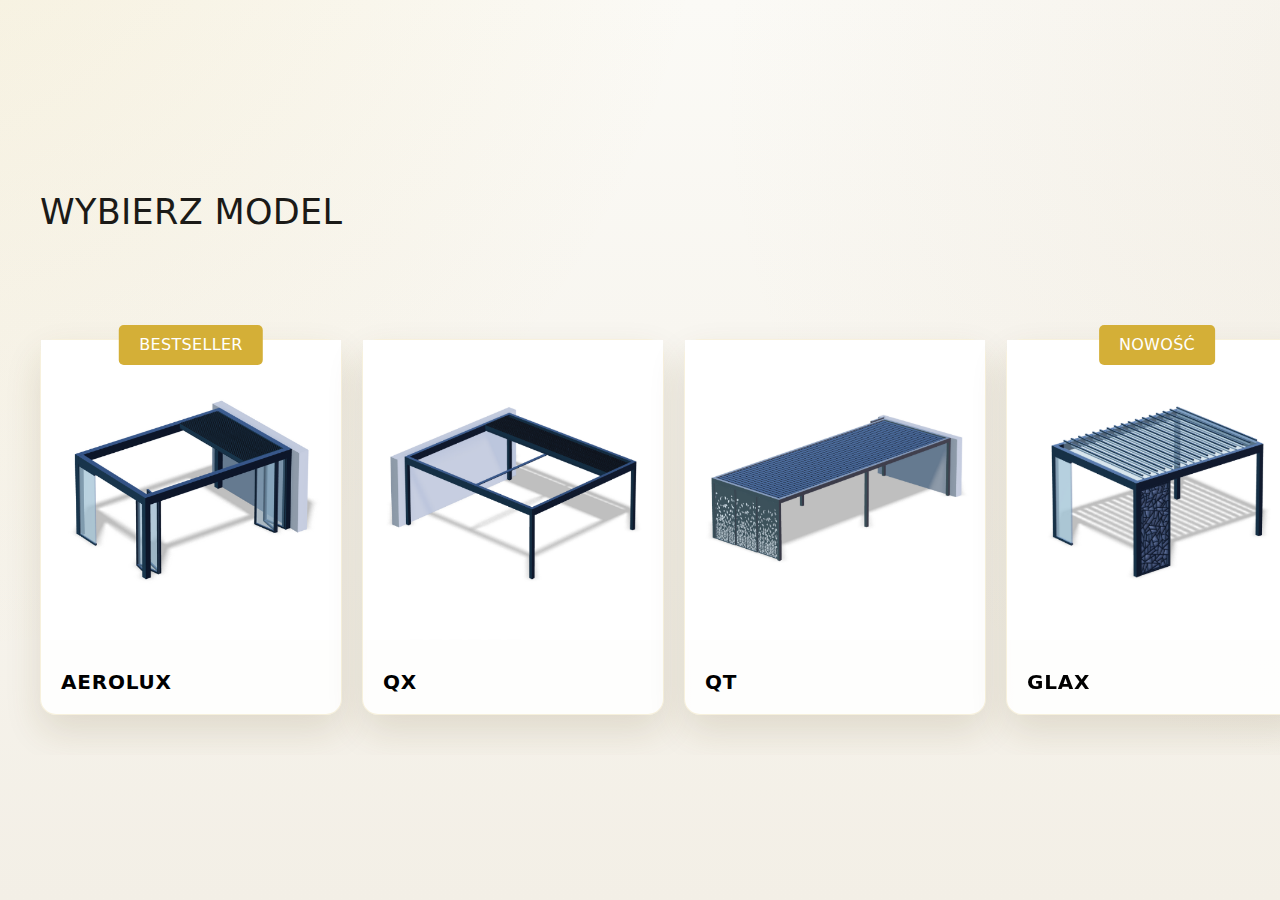
<file: index.html>
<!DOCTYPE html>
<html lang="en">
  <head>
    <meta charset="utf-8" data-next-head="" />
    <title data-next-head="">INTELIGENTNE PERGOLE | KONFIGURATOR</title>
    <meta name="description" content="Generated by create next app" data-next-head="" />
    <meta name="viewport" content="width=device-width, initial-scale=1" data-next-head="" />
    <link rel="icon" href="/favicon.png" data-next-head="" />

    <!-- CSS -->
    <link rel="preload" href="/_next/static/css/7fe0ce4c6ec3910d.css" as="style" />
    <link rel="stylesheet" href="/_next/static/css/7fe0ce4c6ec3910d.css" data-n-g="" />
    <link rel="preload" href="/_next/static/css/ec97f81318b436f3.css" as="style" />
    <link rel="stylesheet" href="/_next/static/css/ec97f81318b436f3.css" data-n-p="" />
    <noscript data-n-css=""></noscript>

    <!-- JS -->
    <script defer nomodule src="/_next/static/chunks/polyfills-42372ed130431b0a.js"></script>
    <script src="/_next/static/chunks/webpack-6224d37324e372cb.js" defer></script>
    <script src="/_next/static/chunks/framework-60df94c654696e97.js" defer></script>
    <script src="/_next/static/chunks/main-a91b4584597b0ba0.js" defer></script>
    <script src="/_next/static/chunks/pages/_app-49d90b06ab33f322.js" defer></script>
    <script src="/_next/static/chunks/pages/index-9f3cdc76ddf7675d.js" defer></script>
    <script src="/_next/static/lTIj9DcOXlToepo1puhZJ/_buildManifest.js" defer></script>
    <script src="/_next/static/lTIj9DcOXlToepo1puhZJ/_ssgManifest.js" defer></script>

    <!-- Extra CSS -->
    <link rel="stylesheet" href="/theme-modern.css?v=3" />
    <link rel="stylesheet" href="./theme-modern.css?v=4" />
  </head>

  <body>
    <div id="__next">
      <div class="StartPanel_mainDiv__ZKgha">
        <h4>Wybierz model</h4>

        <div class="StartPanel_modelsWrapper__H6e8z">
          <!-- MODEL: Aerolux -->
          <div class="StartPanel_modelDiv__6GBxN">
            <div class="StartPanel_modelCard__Havh0">
              <img src="/AEROLUX.png" alt="PERGOLA X" />
              <span><b>Aerolux</b></span>
              <button>
                <p>ZAPROJEKTUJ SAMODZIELNIE</p>
                <svg xmlns="http://www.w3.org/2000/svg" viewBox="0 0 24 24" width="24" height="24" color="#fff" fill="none">
                  <path d="M15.2141 5.98239L16.6158 4.58063C17.39 3.80646 18.6452 3.80646 19.4194 4.58063C20.1935 5.3548 20.1935 6.60998 19.4194 7.38415L18.0176 8.78591M15.2141 5.98239L6.98023 14.2163C5.93493 15.2616 5.41226 15.7842 5.05637 16.4211C4.70047 17.058 4.3424 18.5619 4 20C5.43809 19.6576 6.94199 19.2995 7.57889 18.9436C8.21579 18.5877 8.73844 18.0651 9.78375 17.0198L18.0176 8.78591M15.2141 5.98239L18.0176 8.78591" stroke="currentColor" stroke-width="1.5" stroke-linecap="round" stroke-linejoin="round"/>
                  <path d="M11 20H17" stroke="currentColor" stroke-width="1.5" stroke-linecap="round"/>
                </svg>
              </button>
              <a class="StartPanel_adnotation__PKKkE">Bestseller</a>
            </div>
          </div>

          <!-- MODEL: QX -->
          <div class="StartPanel_modelDiv__6GBxN">
            <div class="StartPanel_modelCard__Havh0">
              <img src="/EXXEN.png" alt="PERGOLA Y" />
              <span><b>QX</b></span>
              <button>
                <p>ZAPROJEKTUJ SAMODZIELNIE</p>
              </button>
            </div>
          </div>
        </div>
      </div>
    </div>

    <!-- NEXT DATA -->
    <script id="__NEXT_DATA__" type="application/json">
      {
        "props": { "pageProps": {} },
        "page": "/",
        "query": {},
        "buildId": "lTIj9DcOXlToepo1puhZJ",
        "nextExport": true,
        "autoExport": true,
        "isFallback": false,
        "scriptLoader": []
      }
    </script>

    <next-route-announcer>
      <p aria-live="assertive" id="__next-route-announcer__" role="alert" style="border:0;clip:rect(0,0,0,0);height:1px;margin:-1px;overflow:hidden;padding:0;position:absolute;top:0;width:1px;white-space:nowrap;overflow-wrap:normal;"></p>
    </next-route-announcer>
  </body>
</html>
</file>
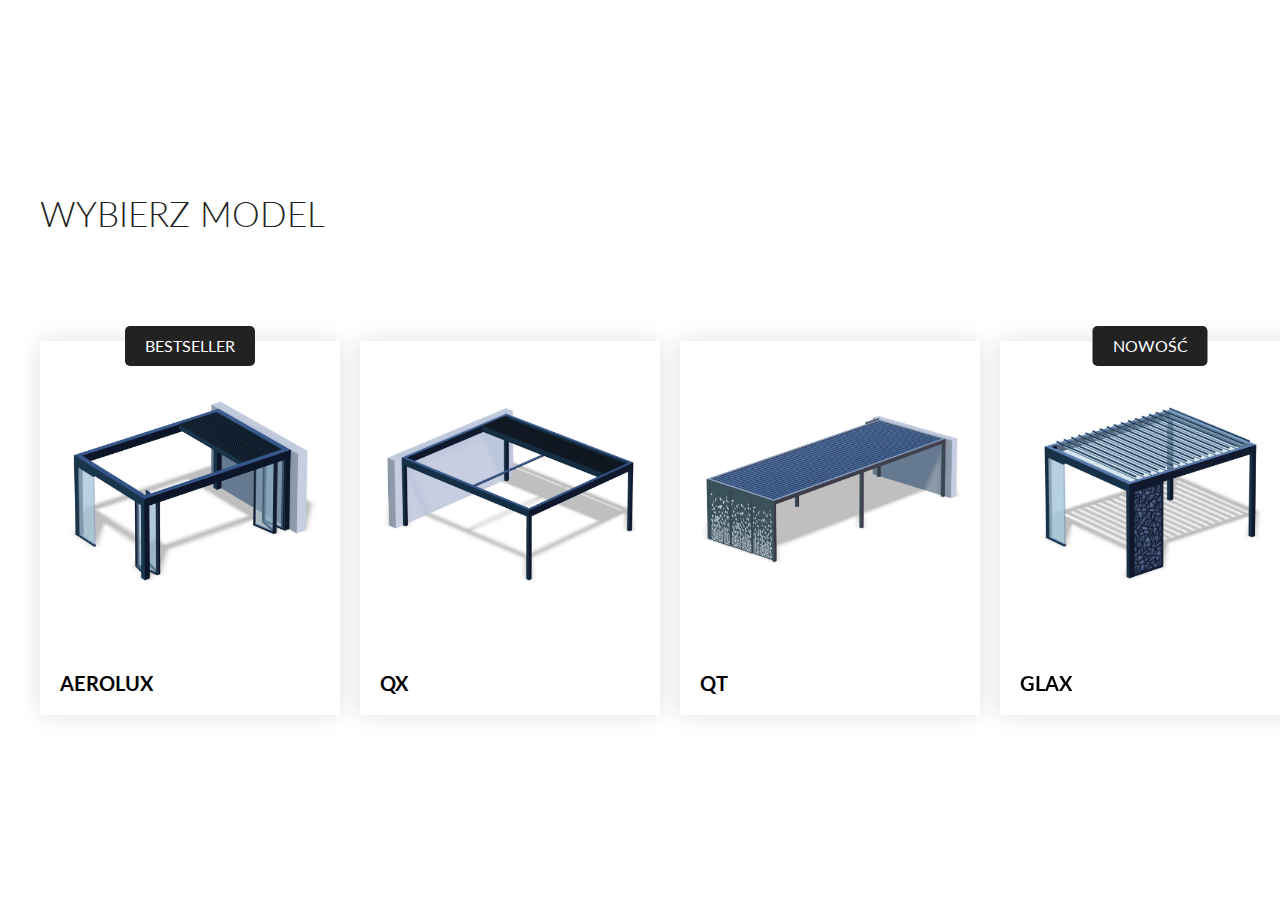
<file: olt/index.html>
<!DOCTYPE html><html lang="en"><head><meta charset="utf-8" data-next-head=""><title data-next-head=""> INTELIGENTNE PERGOLE | KONFIGURATOR</title><meta name="description" content="Generated by create next app" data-next-head=""><meta name="viewport" content="width=device-width, initial-scale=1" data-next-head=""><link rel="icon" href="/favicon.png" data-next-head=""><link rel="preload" href="/_next/static/css/7fe0ce4c6ec3910d.css" as="style"><link rel="stylesheet" href="/_next/static/css/7fe0ce4c6ec3910d.css" data-n-g=""><link rel="preload" href="/_next/static/css/ec97f81318b436f3.css" as="style"><link rel="stylesheet" href="/_next/static/css/ec97f81318b436f3.css" data-n-p=""><noscript data-n-css=""></noscript><script defer="" nomodule="" src="/_next/static/chunks/polyfills-42372ed130431b0a.js"></script><script src="/_next/static/chunks/webpack-6224d37324e372cb.js" defer=""></script><script src="/_next/static/chunks/framework-60df94c654696e97.js" defer=""></script><script src="/_next/static/chunks/main-a91b4584597b0ba0.js" defer=""></script><script src="/_next/static/chunks/pages/_app-49d90b06ab33f322.js" defer=""></script><script src="/_next/static/chunks/pages/index-9f3cdc76ddf7675d.js" defer=""></script><script src="/_next/static/lTIj9DcOXlToepo1puhZJ/_buildManifest.js" defer=""></script><script src="/_next/static/lTIj9DcOXlToepo1puhZJ/_ssgManifest.js" defer=""></script></head><body><div id="__next"><div class="StartPanel_mainDiv__ZKgha"><h4> Wybierz model  </h4><div class="StartPanel_modelsWrapper__H6e8z"><div class="StartPanel_modelDiv__6GBxN"><div class="StartPanel_modelCard__Havh0"><img src="/AEROLUX.png"><span><b> <!-- -->PERGOLA X<!-- --> </b></span><button><p> ZAPROJEKTUJ SAMODZIELNIE  </p><svg xmlns="http://www.w3.org/2000/svg" viewBox="0 0 24 24" width="24" height="24" color="#fff" fill="none"><path d="M15.2141 5.98239L16.6158 4.58063C17.39 3.80646 18.6452 3.80646 19.4194 4.58063C20.1935 5.3548 20.1935 6.60998 19.4194 7.38415L18.0176 8.78591M15.2141 5.98239L6.98023 14.2163C5.93493 15.2616 5.41226 15.7842 5.05637 16.4211C4.70047 17.058 4.3424 18.5619 4 20C5.43809 19.6576 6.94199 19.2995 7.57889 18.9436C8.21579 18.5877 8.73844 18.0651 9.78375 17.0198L18.0176 8.78591M15.2141 5.98239L18.0176 8.78591" stroke="currentColor" stroke-width="1.5" stroke-linecap="round" stroke-linejoin="round"></path><path d="M11 20H17" stroke="currentColor" stroke-width="1.5" stroke-linecap="round"></path></svg></button><a class="StartPanel_adnotation__PKKkE">Bestseller</a></div></div><div class="StartPanel_modelDiv__6GBxN"><div class="StartPanel_modelCard__Havh0"><img src="/EXXEN.png"><span><b> <!-- -->PERGOLA Y<!-- --> </b></span><button><p> ZAPROJEKTUJ SAMODZIELNIE  </p><svg xmlns="http://www.w3.org/2000/svg" viewBox="0 0 24 24" width="24" height="24" color="#fff" fill="none"><path d="M15.2141 5.98239L16.6158 4.58063C17.39 3.80646 18.6452 3.80646 19.4194 4.58063C20.1935 5.3548 20.1935 6.60998 19.4194 7.38415L18.0176 8.78591M15.2141 5.98239L6.98023 14.2163C5.93493 15.2616 5.41226 15.7842 5.05637 16.4211C4.70047 17.058 4.3424 18.5619 4 20C5.43809 19.6576 6.94199 19.2995 7.57889 18.9436C8.21579 18.5877 8.73844 18.0651 9.78375 17.0198L18.0176 8.78591M15.2141 5.98239L18.0176 8.78591" stroke="currentColor" stroke-width="1.5" stroke-linecap="round" stroke-linejoin="round"></path><path d="M11 20H17" stroke="currentColor" stroke-width="1.5" stroke-linecap="round"></path></svg></button></div></div><div class="StartPanel_modelDiv__6GBxN"><div class="StartPanel_modelCard__Havh0"><img src="/AXIS-MAX.png"><span><b> <!-- -->QT<!-- --> </b></span><button><p> ZAPROJEKTUJ SAMODZIELNIE  </p><svg xmlns="http://www.w3.org/2000/svg" viewBox="0 0 24 24" width="24" height="24" color="#fff" fill="none"><path d="M15.2141 5.98239L16.6158 4.58063C17.39 3.80646 18.6452 3.80646 19.4194 4.58063C20.1935 5.3548 20.1935 6.60998 19.4194 7.38415L18.0176 8.78591M15.2141 5.98239L6.98023 14.2163C5.93493 15.2616 5.41226 15.7842 5.05637 16.4211C4.70047 17.058 4.3424 18.5619 4 20C5.43809 19.6576 6.94199 19.2995 7.57889 18.9436C8.21579 18.5877 8.73844 18.0651 9.78375 17.0198L18.0176 8.78591M15.2141 5.98239L18.0176 8.78591" stroke="currentColor" stroke-width="1.5" stroke-linecap="round" stroke-linejoin="round"></path><path d="M11 20H17" stroke="currentColor" stroke-width="1.5" stroke-linecap="round"></path></svg></button></div></div><div class="StartPanel_modelDiv__6GBxN"><div class="StartPanel_modelCard__Havh0"><img src="/GLAX.png"><span><b> <!-- -->Glax<!-- --> </b></span><button><p> ZAPROJEKTUJ SAMODZIELNIE  </p><svg xmlns="http://www.w3.org/2000/svg" viewBox="0 0 24 24" width="24" height="24" color="#fff" fill="none"><path d="M15.2141 5.98239L16.6158 4.58063C17.39 3.80646 18.6452 3.80646 19.4194 4.58063C20.1935 5.3548 20.1935 6.60998 19.4194 7.38415L18.0176 8.78591M15.2141 5.98239L6.98023 14.2163C5.93493 15.2616 5.41226 15.7842 5.05637 16.4211C4.70047 17.058 4.3424 18.5619 4 20C5.43809 19.6576 6.94199 19.2995 7.57889 18.9436C8.21579 18.5877 8.73844 18.0651 9.78375 17.0198L18.0176 8.78591M15.2141 5.98239L18.0176 8.78591" stroke="currentColor" stroke-width="1.5" stroke-linecap="round" stroke-linejoin="round"></path><path d="M11 20H17" stroke="currentColor" stroke-width="1.5" stroke-linecap="round"></path></svg></button><a class="StartPanel_adnotation__PKKkE">Nowość</a></div></div><div class="StartPanel_modelDiv__6GBxN"><div class="StartPanel_modelCard__Havh0"><img src="/SOLARPORT.png"><span><b> <!-- -->Solar Port<!-- --> </b></span><button><p> ZAPROJEKTUJ SAMODZIELNIE  </p><svg xmlns="http://www.w3.org/2000/svg" viewBox="0 0 24 24" width="24" height="24" color="#fff" fill="none"><path d="M15.2141 5.98239L16.6158 4.58063C17.39 3.80646 18.6452 3.80646 19.4194 4.58063C20.1935 5.3548 20.1935 6.60998 19.4194 7.38415L18.0176 8.78591M15.2141 5.98239L6.98023 14.2163C5.93493 15.2616 5.41226 15.7842 5.05637 16.4211C4.70047 17.058 4.3424 18.5619 4 20C5.43809 19.6576 6.94199 19.2995 7.57889 18.9436C8.21579 18.5877 8.73844 18.0651 9.78375 17.0198L18.0176 8.78591M15.2141 5.98239L18.0176 8.78591" stroke="currentColor" stroke-width="1.5" stroke-linecap="round" stroke-linejoin="round"></path><path d="M11 20H17" stroke="currentColor" stroke-width="1.5" stroke-linecap="round"></path></svg></button><a class="StartPanel_adnotation__PKKkE">Nowość</a></div></div></div></div></div><script id="__NEXT_DATA__" type="application/json">{"props":{"pageProps":{}},"page":"/","query":{},"buildId":"lTIj9DcOXlToepo1puhZJ","nextExport":true,"autoExport":true,"isFallback":false,"scriptLoader":[]}</script><next-route-announcer><p aria-live="assertive" id="__next-route-announcer__" role="alert" style="border: 0px; clip: rect(0px, 0px, 0px, 0px); height: 1px; margin: -1px; overflow: hidden; padding: 0px; position: absolute; top: 0px; width: 1px; white-space: nowrap; overflow-wrap: normal;"></p></next-route-announcer></body></html>
</file>
<file: _next/static/css/7fe0ce4c6ec3910d.css>
@import url("https://fonts.googleapis.com/css2?family=Lato:wght@300;400;700&display=swap");

:root {
  --mainColor: #222;          /* ciemny szary dla tekstów */
  --accentColor: #c9b89a;     /* beżowy akcent */
  --backgroundColor: #f9f9f9; /* jasne tło */
  --cardBg: #fff;             /* białe karty */
  --cardShadow: rgba(0,0,0,0.08);
}

body {
  font-family: "Lato", sans-serif;
  background: var(--backgroundColor);
  color: var(--mainColor);
  margin: 0;
  padding: 0;
}

/* linki i przyciski */
a, button {
  font-family: inherit;
  cursor: pointer;
}

button {
  background: var(--accentColor);
  border: none;
  border-radius: 8px;
  color: #fff;
  font-weight: 600;
  padding: 10px 18px;
  transition: background 0.3s ease;
}

button:hover {
  background: #b8a887;
}
</file>
<file: _next/static/css/ec97f81318b436f3.css>
.StartPanel_mainDiv__ZKgha{position:fixed;top:0;left:0;width:100vw;height:100dvh;background-color:#fff;display:flex;flex-direction:column;justify-content:center;align-items:flex-start;padding:150px;gap:60px}.StartPanel_mainDiv__ZKgha h4{font-size:40px;font-weight:300;text-transform:uppercase}.StartPanel_mainDiv__ZKgha .StartPanel_modelsWrapper__H6e8z{width:100%;height:-moz-fit-content;height:fit-content;display:flex;flex-direction:row;justify-content:flex-start;align-items:flex-start;gap:40px}.StartPanel_mainDiv__ZKgha .StartPanel_modelsWrapper__H6e8z .StartPanel_modelDiv__6GBxN{position:relative;flex:1 1;height:-moz-fit-content;height:fit-content;background-color:#fff;border:0;box-shadow:0 0 20px 0 hsla(0,0%,39%,.2);cursor:pointer}.StartPanel_mainDiv__ZKgha .StartPanel_modelsWrapper__H6e8z .StartPanel_modelDiv__6GBxN .StartPanel_modelCard__Havh0{position:relative;left:0;width:100%;height:-moz-fit-content;height:fit-content;display:flex;flex-direction:column;justify-content:space-between;align-items:flex-start;gap:20px;opacity:1;transition:.3s}.StartPanel_mainDiv__ZKgha .StartPanel_modelsWrapper__H6e8z .StartPanel_modelDiv__6GBxN .StartPanel_modelCard__Havh0 img{position:relative;width:100%;aspect-ratio:1/1}.StartPanel_mainDiv__ZKgha .StartPanel_modelsWrapper__H6e8z .StartPanel_modelDiv__6GBxN .StartPanel_modelCard__Havh0 span{position:relative;width:100%;height:-moz-fit-content;height:fit-content;padding:20px;display:flex;flex-direction:column;justify-content:flex-start;align-items:flex-start;gap:15px;transition:.3s;opacity:1}.StartPanel_mainDiv__ZKgha .StartPanel_modelsWrapper__H6e8z .StartPanel_modelDiv__6GBxN .StartPanel_modelCard__Havh0:hover span{opacity:0}.StartPanel_mainDiv__ZKgha .StartPanel_modelsWrapper__H6e8z .StartPanel_modelDiv__6GBxN .StartPanel_modelCard__Havh0 span b{color:#000;font-size:25px;text-transform:uppercase}.StartPanel_mainDiv__ZKgha .StartPanel_modelsWrapper__H6e8z .StartPanel_modelDiv__6GBxN .StartPanel_modelCard__Havh0 span p{color:#555;font-size:17.5px}.StartPanel_mainDiv__ZKgha .StartPanel_modelsWrapper__H6e8z .StartPanel_modelDiv__6GBxN .StartPanel_modelCard__Havh0 button{position:absolute;left:50%;bottom:20px;transform:translate(-50%);opacity:0;transition:.4s;width:-moz-fit-content;width:fit-content;height:45px;display:flex;flex-direction:row;justify-content:center;align-items:center;background-color:var(--mainColor);color:#fff;padding:0 20px;white-space:nowrap;font-size:13px;border:0;border-radius:999px;gap:10px}.StartPanel_mainDiv__ZKgha .StartPanel_modelsWrapper__H6e8z .StartPanel_modelDiv__6GBxN .StartPanel_modelCard__Havh0:hover button{opacity:1}.StartPanel_mainDiv__ZKgha .StartPanel_modelsWrapper__H6e8z .StartPanel_modelDiv__6GBxN .StartPanel_modelCard__Havh0 .StartPanel_adnotation__PKKkE{position:absolute;top:-15px;right:-15px;background-color:var(--mainColor);height:40px;display:flex;justify-content:center;align-items:center;border-radius:5px;color:#fff;text-transform:uppercase;padding:0 20px;z-index:999}@media (max-width:1900px){.StartPanel_mainDiv__ZKgha{padding:50px;gap:60px}.StartPanel_mainDiv__ZKgha h4{font-size:35px}.StartPanel_mainDiv__ZKgha .StartPanel_modelsWrapper__H6e8z{gap:20px}.StartPanel_mainDiv__ZKgha .StartPanel_modelsWrapper__H6e8z .StartPanel_modelDiv__6GBxN .StartPanel_modelCard__Havh0{width:100%;height:-moz-fit-content;height:fit-content;gap:10px}.StartPanel_mainDiv__ZKgha .StartPanel_modelsWrapper__H6e8z .StartPanel_modelDiv__6GBxN .StartPanel_modelCard__Havh0 span b{color:#000;font-size:20px;text-transform:uppercase}.StartPanel_mainDiv__ZKgha .StartPanel_modelsWrapper__H6e8z .StartPanel_modelDiv__6GBxN .StartPanel_modelCard__Havh0 button{position:absolute;left:50%;bottom:20px;transform:translate(-50%);opacity:0;transition:.4s;width:-moz-fit-content;width:fit-content;height:40px;display:flex;flex-direction:row;justify-content:center;align-items:center;background-color:var(--mainColor);color:#fff;padding:0 15px;white-space:nowrap;font-size:12px;border:0;border-radius:999px;gap:10px}.StartPanel_mainDiv__ZKgha .StartPanel_modelsWrapper__H6e8z .StartPanel_modelDiv__6GBxN .StartPanel_modelCard__Havh0:hover button{opacity:1}.StartPanel_mainDiv__ZKgha .StartPanel_modelsWrapper__H6e8z .StartPanel_modelDiv__6GBxN .StartPanel_modelCard__Havh0 .StartPanel_adnotation__PKKkE{position:absolute;top:-15px;right:50%;transform:translate(50%)}}@media (max-width:1500px){.StartPanel_mainDiv__ZKgha{padding:0;gap:20px}.StartPanel_mainDiv__ZKgha h4{font-size:35px;margin-left:40px}.StartPanel_mainDiv__ZKgha .StartPanel_modelsWrapper__H6e8z{gap:20px;overflow:auto;padding:40px}.StartPanel_mainDiv__ZKgha .StartPanel_modelsWrapper__H6e8z .StartPanel_modelDiv__6GBxN .StartPanel_modelCard__Havh0{width:100%;height:-moz-fit-content;height:fit-content;gap:10px;min-width:300px}.StartPanel_mainDiv__ZKgha .StartPanel_modelsWrapper__H6e8z .StartPanel_modelDiv__6GBxN .StartPanel_modelCard__Havh0 span b{color:#000;font-size:20px;text-transform:uppercase}.StartPanel_mainDiv__ZKgha .StartPanel_modelsWrapper__H6e8z .StartPanel_modelDiv__6GBxN .StartPanel_modelCard__Havh0 button{position:absolute;left:50%;bottom:20px;transform:translate(-50%);opacity:0;transition:.4s;width:-moz-fit-content;width:fit-content;height:40px;display:flex;flex-direction:row;justify-content:center;align-items:center;background-color:var(--mainColor);color:#fff;padding:0 15px;white-space:nowrap;font-size:12px;border:0;border-radius:999px;gap:10px}.StartPanel_mainDiv__ZKgha .StartPanel_modelsWrapper__H6e8z .StartPanel_modelDiv__6GBxN .StartPanel_modelCard__Havh0:hover button{opacity:1}.StartPanel_mainDiv__ZKgha .StartPanel_modelsWrapper__H6e8z .StartPanel_modelDiv__6GBxN .StartPanel_modelCard__Havh0 .StartPanel_adnotation__PKKkE{position:absolute;top:-15px;right:50%;transform:translate(50%)}}@media (max-width:1150px){.StartPanel_mainDiv__ZKgha{padding:0;gap:20px}.StartPanel_mainDiv__ZKgha h4{font-size:25px;font-weight:300;text-transform:uppercase;padding:0 20px;margin-left:30px;width:100%}.StartPanel_mainDiv__ZKgha .StartPanel_modelsWrapper__H6e8z{width:100%;height:-moz-fit-content;height:fit-content;display:flex;flex-direction:row;justify-content:flex-start;align-items:flex-start;gap:40px}.StartPanel_mainDiv__ZKgha .StartPanel_modelsWrapper__H6e8z .StartPanel_modelDiv__6GBxN{position:relative;flex:1 1;height:-moz-fit-content;height:fit-content;background-color:#fff;border:0;box-shadow:0 0 20px 0 hsla(0,0%,39%,.2);cursor:pointer}.StartPanel_mainDiv__ZKgha .StartPanel_modelsWrapper__H6e8z .StartPanel_modelDiv__6GBxN .StartPanel_modelCard__Havh0{position:relative;left:0;width:100%;height:-moz-fit-content;height:fit-content;display:flex;flex-direction:column;justify-content:space-between;align-items:flex-start;gap:20px;opacity:1;transition:.3s;min-width:250px}.StartPanel_mainDiv__ZKgha .StartPanel_modelsWrapper__H6e8z .StartPanel_modelDiv__6GBxN .StartPanel_modelCard__Havh0 img{position:relative;width:100%;aspect-ratio:1/1}.StartPanel_mainDiv__ZKgha .StartPanel_modelsWrapper__H6e8z .StartPanel_modelDiv__6GBxN .StartPanel_modelCard__Havh0 span{position:relative;width:100%;height:-moz-fit-content;height:fit-content;padding:20px;display:flex;flex-direction:column;justify-content:flex-start;align-items:flex-start;gap:15px;transition:.3s;opacity:1}.StartPanel_mainDiv__ZKgha .StartPanel_modelsWrapper__H6e8z .StartPanel_modelDiv__6GBxN .StartPanel_modelCard__Havh0 span b{color:#000;font-size:25px;text-transform:uppercase}.StartPanel_mainDiv__ZKgha .StartPanel_modelsWrapper__H6e8z .StartPanel_modelDiv__6GBxN .StartPanel_modelCard__Havh0 span p{color:#555;font-size:17.5px}.StartPanel_mainDiv__ZKgha .StartPanel_modelsWrapper__H6e8z .StartPanel_modelDiv__6GBxN .StartPanel_modelCard__Havh0 button{position:absolute;left:50%;bottom:20px;transform:translate(-50%);opacity:0;transition:.4s;width:-moz-fit-content;width:fit-content;height:45px;display:flex;flex-direction:row;justify-content:center;align-items:center;background-color:var(--mainColor);color:#fff;padding:0 20px;white-space:nowrap;font-size:13px;border:0;border-radius:999px;gap:10px}.StartPanel_mainDiv__ZKgha .StartPanel_modelsWrapper__H6e8z .StartPanel_modelDiv__6GBxN .StartPanel_modelCard__Havh0 .StartPanel_adnotation__PKKkE{position:absolute;top:-15px;right:50%;background-color:var(--mainColor);height:40px;display:flex;justify-content:center;align-items:center;border-radius:5px;color:#fff;text-transform:uppercase;padding:0 20px;z-index:999}}@media (max-width:750px){.StartPanel_mainDiv__ZKgha{padding:0;gap:0}.StartPanel_mainDiv__ZKgha h4{font-size:25px;font-weight:300;text-transform:uppercase;padding:30px 20px;margin-left:0;width:100%;text-align:center}.StartPanel_mainDiv__ZKgha .StartPanel_modelsWrapper__H6e8z{width:100%;height:calc(100% - 90px);display:flex;flex-direction:column;justify-content:flex-start;align-items:flex-start;gap:25px;padding:25px}.StartPanel_mainDiv__ZKgha .StartPanel_modelsWrapper__H6e8z .StartPanel_modelDiv__6GBxN{position:relative;width:100%;height:-moz-fit-content;height:fit-content;background-color:#fff;border:0;box-shadow:0 0 20px 0 hsla(0,0%,39%,.2);cursor:pointer;min-width:0}.StartPanel_mainDiv__ZKgha .StartPanel_modelsWrapper__H6e8z .StartPanel_modelDiv__6GBxN .StartPanel_modelCard__Havh0{position:relative;left:0;width:100%;height:-moz-fit-content;height:fit-content;display:flex;flex-direction:column;justify-content:space-between;align-items:flex-start;gap:20px;opacity:1;transition:.3s;min-width:0}.StartPanel_mainDiv__ZKgha .StartPanel_modelsWrapper__H6e8z .StartPanel_modelDiv__6GBxN .StartPanel_modelCard__Havh0 img{position:relative;width:100%;aspect-ratio:1/1}.StartPanel_mainDiv__ZKgha .StartPanel_modelsWrapper__H6e8z .StartPanel_modelDiv__6GBxN .StartPanel_modelCard__Havh0 span{position:relative;width:100%;height:-moz-fit-content;height:fit-content;padding:20px;display:flex;flex-direction:column;justify-content:flex-start;align-items:flex-start;gap:15px;transition:.3s;opacity:1}.StartPanel_mainDiv__ZKgha .StartPanel_modelsWrapper__H6e8z .StartPanel_modelDiv__6GBxN .StartPanel_modelCard__Havh0 span b{color:#000;font-size:20px;text-transform:uppercase}.StartPanel_mainDiv__ZKgha .StartPanel_modelsWrapper__H6e8z .StartPanel_modelDiv__6GBxN .StartPanel_modelCard__Havh0 span p{color:#555;font-size:17.5px}.StartPanel_mainDiv__ZKgha .StartPanel_modelsWrapper__H6e8z .StartPanel_modelDiv__6GBxN .StartPanel_modelCard__Havh0 button{position:absolute;left:50%;bottom:20px;transform:translate(-50%);opacity:0;transition:.4s;width:-moz-fit-content;width:fit-content;height:45px;display:flex;flex-direction:row;justify-content:center;align-items:center;background-color:var(--mainColor);color:#fff;padding:0 20px;white-space:nowrap;font-size:13px;border:0;border-radius:999px;gap:10px}.StartPanel_mainDiv__ZKgha .StartPanel_modelsWrapper__H6e8z .StartPanel_modelDiv__6GBxN .StartPanel_modelCard__Havh0 .StartPanel_adnotation__PKKkE{position:absolute;top:-15px;right:50%;background-color:var(--mainColor);height:40px;display:flex;justify-content:center;align-items:center;border-radius:5px;color:#fff;text-transform:uppercase;padding:0 20px;z-index:999}}
</file>
<file: theme-modern.css>
/* =====================================================================
   THEME MODERN — LUXE GOLD (global override for built Next.js with CSS Modules)
   - Works against hashed classnames by using attribute selectors
   - Keeps all functionality (no HTML/JS changes required)
   - Safe to include AFTER existing CSS in <head>
   Author: ChatGPT
   ===================================================================== */

/* ---------- 0) Tokens / base --------------------------------------- */
:root {
  /* Core brand */
  --mainColor: #d4af37;              /* Gold */
  --secondaryColor: #8a6d2f;         /* Deep warm gold/brown */
  --bg-surface: #f8f6f1;             /* Porcelain-beige background */
  --bg-surface-dark: #12100b;        /* Rich dark for dark mode */
  --text-primary: #1b1a17;           /* Charcoal */
  --text-secondary: #6c675e;         /* Warm grey */
  --glass-light: rgba(255,255,255,.75);
  --glass-dark: rgba(22,18,10,.72);
  --ring: 0 0 0 .2vw rgba(212,175,55,.35); /* focus ring in gold */
}

html, body {
  font-family: ui-sans-serif, system-ui, -apple-system, Segoe UI, Roboto, Inter, "Helvetica Neue", Arial, "Noto Sans", "Liberation Sans", sans-serif !important;
  letter-spacing: .02em !important;
  color: var(--text-primary) !important;
  background-color: var(--bg-surface);
}

/* ---------- 1) Start Panel (ekran wyboru) -------------------------- */
[class*="StartPanel_mainDiv__"] {
  background:
    radial-gradient(120vw 120vw at -10% -20%, rgba(212,175,55,.14), transparent 55%),
    radial-gradient(90vw 90vw at 110% 10%, rgba(191,165,122,.10), transparent 60%),
    linear-gradient(180deg, #fbfaf6 0%, #f3efe6 100%) !important;
}

[class*="StartPanel_modelsWrapper__"] [class*="StartPanel_modelDiv__"] {
  border-radius: 16px !important;
  border: 1px solid rgba(212,175,55,.16) !important;
  background: rgba(255,255,255,.88) !important;
  box-shadow: 0 16px 36px rgba(92, 70, 20, .14) !important;
  transition: transform .18s ease, box-shadow .18s ease, border-color .18s ease !important;
}
[class*="StartPanel_modelsWrapper__"] [class*="StartPanel_modelDiv__"]:hover {
  transform: translateY(-4px) !important;
  box-shadow: 0 22px 48px rgba(92, 70, 20, .20) !important;
  border-color: rgba(212,175,55,.28) !important;
}
[class*="StartPanel_modelCard__"] span b {
  letter-spacing: .04em !important;
  font-weight: 900 !important;
}
[class*="StartPanel_modelCard__"] button {
  border-radius: 999px !important;
  box-shadow: 0 8px 22px rgba(212,175,55,.35) !important;
  font-weight: 800 !important;
  letter-spacing: .03em !important;
}

/* ---------- 2) Configurator: tło i nawigacja ------------------------ */
[class*="Configurator_screenDiv__"] {
  background:
    radial-gradient(120vw 120vw at -10% -20%, rgba(212,175,55,.14), transparent 55%),
    radial-gradient(90vw 90vw at 110% 10%, rgba(191,165,122,.10), transparent 60%),
    linear-gradient(180deg, #fbfaf6 0%, #f3efe6 100%) !important;
}

[class*="Configurator_screenDiv__"] nav {
  backdrop-filter: saturate(1.4) blur(12px) !important;
  -webkit-backdrop-filter: saturate(1.4) blur(12px) !important;
  background: var(--glass-light) !important;
  border: 1px solid rgba(255,255,255,.7) !important;
  border-left: 0 !important;
  border-right: 0 !important;
  border-top: 0 !important;
  box-shadow: 0 10px 30px rgba(92, 70, 20, .10) !important;
}

[class*="Configurator_screenDiv__"] nav h3 {
  font-weight: 800 !important;
  letter-spacing: .02em !important;
}

[class*="Configurator_screenDiv__"] nav [class*="Configurator_navButton__"] {
  gap: .6vw !important;
  font-weight: 700 !important;
  border-radius: 999px !important;
  padding: .55vw .9vw !important;
  background: transparent !important;
  border: 1px dashed transparent !important;
  transition: .25s ease !important;
}
[class*="Configurator_screenDiv__"] nav [class*="Configurator_navButton__"]:hover {
  transform: translateY(-.05vw) !important;
  color: var(--secondaryColor) !important;
  border-color: rgba(212,175,55,.28) !important;
}

[class*="Configurator_screenDiv__"] nav span button {
  border-radius: 999px !important;
  border-width: 0 !important;
  box-shadow: 0 6px 18px rgba(212,175,55,.28) !important;
  font-weight: 800 !important;
  letter-spacing: .03em !important;
}
[class*="Configurator_screenDiv__"] nav span button:hover {
  box-shadow: 0 8px 22px rgba(212,175,55,.38) !important;
  transform: translateY(-.05vw) !important;
}

/* Layout padding/gaps */
[class*="Configurator_configuratorDiv__"] {
  gap: 1.2vw !important;
  padding: 1.2vw 1.2vw 1.6vw !important;
}

/* ---------- 3) Canvas + toolbary ----------------------------------- */
[class*="Configurator_canvasDiv__"] {
  background:
    linear-gradient(transparent 24px, rgba(212,175,55,.08) 25px, transparent 26px),
    linear-gradient(90deg, transparent 24px, rgba(212,175,55,.08) 25px, transparent 26px) !important;
  background-size: 26px 26px !important;
  border: 1px solid rgba(212,175,55,.16) !important;
  border-radius: 16px !important;
  box-shadow: 0 10px 30px rgba(92, 70, 20, .10) !important;
  overflow: hidden !important;
}
[class*="Configurator_canvasElement__"] {
  background-color: transparent !important;
}

/* Krokowy pasek */
[class*="Configurator_stepsButtons__"] button {
  padding: 0 .6vw !important;
  border-radius: 999px !important;
  transition: .2s ease !important;
}
[class*="Configurator_stepsButtons__"] button div {
  width: 2.2vw !important;
  height: 2.2vw !important;
  border-radius: 12px !important;
  font-weight: 800 !important;
  border: 1.5px solid var(--secondaryColor) !important;
}
[class*="Configurator_stepsButtons__"] button p {
  font-weight: 700 !important;
}
[class*="Configurator_stepsButtons__"] button span {
  background: linear-gradient(90deg, rgba(212,175,55,.35), rgba(191,165,122,.12)) !important;
  border-radius: 2px !important;
}
[class*="Configurator_stepsButtons__"] button:hover,
[class*="Configurator_stepsButtons__"] button[class*="active"] {
  color: var(--secondaryColor) !important;
  transform: translateY(-.05vw) !important;
}
/* hashed active helper */
[class*="Configurator_stepsButtons__"] button[class*="Configurator_active__"] div {
  background: var(--secondaryColor) !important;
  color: #fff !important;
  border-color: var(--secondaryColor) !important;
}

/* Floating actions */
[class*="Configurator_functionButtons__"] {
  background: rgba(255,255,255,.68) !important;
  backdrop-filter: blur(10px) !important;
  -webkit-backdrop-filter: blur(10px) !important;
  border: 1px solid rgba(255,255,255,.72) !important;
  border-radius: 999px !important;
  box-shadow: 0 16px 40px rgba(92, 70, 20, .14) !important;
  padding: .35vw .5vw !important;
}
[class*="Configurator_functionButtons__"] button {
  margin: 0 .2vw !important;
  border-radius: 14px !important;
  outline: none !important;
  transition: .2s ease !important;
}
[class*="Configurator_functionButtons__"] button:hover {
  transform: translateY(-.05vw) !important;
}
[class*="Configurator_functionButtons__"] button:focus-visible {
  box-shadow: var(--ring) !important;
}

/* ---------- 4) Panel po prawej -------------------------------------- */
[class*="Configurator_controlsDiv__"] {
  gap: 1vw !important;
  padding-top: 2.8vw !important;
}
[class*="Configurator_buttonDiv__"] button {
  border-radius: 12px !important;
  box-shadow: 0 10px 26px rgba(212,175,55,.22) !important;
  font-weight: 800 !important;
  letter-spacing: .03em !important;
}
[class*="Configurator_panelDiv__"] {
  background: rgba(255,255,255,.60) !important;
  border: 1px solid rgba(255,255,255,.72) !important;
  backdrop-filter: blur(12px) !important;
  -webkit-backdrop-filter: blur(12px) !important;
  border-radius: 16px !important;
  overflow: hidden !important;
  box-shadow: 0 18px 50px rgba(92, 70, 20, .16) !important;
}
[class*="Configurator_panel__"] {
  padding: 1.4vw !important;
}
[class*="Configurator_panel__"] h3 {
  font-weight: 900 !important;
  letter-spacing: .03em !important;
}

/* Summary pasek */
[class*="Configurator_summaryWrapper__"] {
  border-radius: 10px !important;
  background: linear-gradient(180deg, rgba(212,175,55,.10), rgba(191,165,122,.05)) !important;
  border: 1px solid rgba(212,175,55,.22) !important;
}

/* ---------- 5) Checkboksy / listy / karty --------------------------- */
[class*="Configurator_checkBoxDiv__"],
[class*="Configurator_checkBoxWrapper__"] [class*="Configurator_checkBoxDiv2__"] {
  border-radius: 12px !important;
  background: rgba(255,255,255,.65) !important;
  border: 1px solid rgba(212,175,55,.16) !important;
  transition: transform .2s ease, box-shadow .2s ease !important;
}
[class*="Configurator_checkBoxDiv__"]:hover,
[class*="Configurator_checkBoxWrapper__"] [class*="Configurator_checkBoxDiv2__"]:hover {
  transform: translateY(-.1vw) !important;
  box-shadow: 0 10px 24px rgba(92, 70, 20, .14) !important;
}
[class*="Configurator_checkBoxDiv__"] span,
[class*="Configurator_checkBoxWrapper__"] [class*="Configurator_checkBoxDiv2__"] span {
  border-radius: 10px !important;
}
[class*="Configurator_checkBoxDiv__"] span[class*="Configurator_active__"],
[class*="Configurator_checkBoxWrapper__"] [class*="Configurator_checkBoxDiv2__"][class*="Configurator_active__"] span {
  box-shadow: inset 0 0 0 .12vw rgba(255,255,255,.9), 0 10px 22px rgba(212,175,55,.30) !important;
}

/* Karty wariantów */
[class*="Configurator_cardWrapper__"] [class*="Configurator_cardDiv__"] {
  border-radius: 14px !important;
  border: 1px solid rgba(212,175,55,.16) !important;
  background: rgba(255,255,255,.88) !important;
  box-shadow: 0 12px 28px rgba(92, 70, 20, .12) !important;
  transition: transform .18s ease, box-shadow .18s ease, border-color .18s ease !important;
}
[class*="Configurator_cardWrapper__"] [class*="Configurator_cardDiv__"]:hover {
  transform: translateY(-.2vw) !important;
  box-shadow: 0 18px 36px rgba(92, 70, 20, .18) !important;
  border-color: rgba(212,175,55,.28) !important;
}
[class*="Configurator_cardWrapper__"] [class*="Configurator_cardDiv__"][class*="Configurator_active__"] {
  background: linear-gradient(180deg, var(--mainColor), #f1d77a) !important;
  border-color: transparent !important;
  color: #fff !important;
  box-shadow: 0 20px 40px rgba(212,175,55,.38) !important;
}
[class*="Configurator_cardWrapper__"] [class*="Configurator_cardDiv__"] button {
  border-radius: 10px !important;
}

/* Swatche kolorów */
[class*="Configurator_colorButtons__"] [class*="Configurator_colorButton__"] {
  border-radius: 12px !important;
  border-color: rgba(212,175,55,.14) !important;
  background: rgba(255,255,255,.72) !important;
  transition: box-shadow .2s ease, transform .2s ease !important;
}
[class*="Configurator_colorButtons__"] [class*="Configurator_colorButton__"] a {
  box-shadow: inset 0 0 0 .12vw rgba(0,0,0,.06) !important;
}
[class*="Configurator_colorButtons__"] [class*="Configurator_colorButton__"]:hover,
[class*="Configurator_colorButtons__"] [class*="Configurator_colorButton__"][class*="Configurator_active__"] {
  box-shadow: 0 12px 26px rgba(92, 70, 20, .16) !important;
  transform: translateY(-.05vw) !important;
}

/* Duże CTA */
[class*="Configurator_bigButton__"] {
  border-radius: 14px !important;
  box-shadow: 0 16px 36px rgba(212,175,55,.30) !important;
  font-weight: 900 !important;
  letter-spacing: .04em !important;
  transition: transform .2s ease !important;
}
[class*="Configurator_bigButton__"]:hover {
  transform: translateY(-.1vw) !important;
}

/* Wall buttons */
[class*="Configurator_wallWrapper__"] [class*="Configurator_wallButton__"] {
  border-radius: 16px !important;
  box-shadow: inset 0 -4px 0 rgba(0,0,0,.06) !important;
}

/* ---------- 6) Popupy ------------------------------------------------ */
[class*="Configurator_popUpDiv___"] [class*="Configurator_emailPopUpDiv__"],
[class*="Configurator_popUpDiv___"] [class*="Configurator_sharePopUpDiv__"] {
  border-radius: 18px !important;
  border: 1px solid rgba(255,255,255,.72) !important;
  background: rgba(255,255,255,.88) !important;
  box-shadow: 0 24px 60px rgba(92, 70, 20, .22) !important;
  backdrop-filter: blur(16px) !important;
  -webkit-backdrop-filter: blur(16px) !important;
}
[class*="Configurator_popUpDiv___"] nav h4 {
  font-weight: 900 !important;
}
[class*="Configurator_popUpDiv___"] nav button {
  border-radius: 10px !important;
}
[class*="Configurator_emailPopUpDiv__"] form input,
[class*="Configurator_emailPopUpDiv__"] form textarea {
  border-radius: 12px !important;
  border-color: rgba(212,175,55,.28) !important;
}
[class*="Configurator_emailPopUpDiv__"] form input:focus,
[class*="Configurator_emailPopUpDiv__"] form textarea:focus {
  box-shadow: var(--ring) !important;
}

/* ---------- 7) Dark mode variant (bez grzebania w hashach) ---------- */
/* Jeżeli chcesz ciemny motyw, po prostu dodaj <body data-theme="dark"> */
body[data-theme="dark"] [class*="Configurator_screenDiv__"] {
  background:
    radial-gradient(120vw 120vw at -10% -20%, rgba(212,175,55,.20), transparent 55%),
    radial-gradient(90vw 90vw at 110% 10%, rgba(191,165,122,.18), transparent 60%),
    linear-gradient(180deg, var(--bg-surface-dark) 0%, #0c0904 100%) !important;
  color: #f7f3e8 !important;
}
body[data-theme="dark"] [class*="Configurator_panelDiv__"],
body[data-theme="dark"] [class*="Configurator_functionButtons__"],
body[data-theme="dark"] [class*="Configurator_cardWrapper__"] [class*="Configurator_cardDiv__"],
body[data-theme="dark"] [class*="Configurator_colorButtons__"] [class*="Configurator_colorButton__"],
body[data-theme="dark"] [class*="Configurator_checkBoxDiv__"],
body[data-theme="dark"] [class*="Configurator_checkBoxWrapper__"] [class*="Configurator_checkBoxDiv2__"] {
  background: var(--glass-dark) !important;
  border-color: rgba(255,255,255,.10) !important;
  color: #f7f3e8 !important;
}
body[data-theme="dark"] [class*="Configurator_canvasDiv__"] {
  border-color: rgba(255,255,255,.10) !important;
}

[class*="Configurator_checkBoxDiv2__"][class*="Configurator_active__"],
[class*="Configurator_checkBoxDiv2__"][class*="Configurator_active__"] *,
[class*="Configurator_checkBoxDiv__"][class*="Configurator_active__"],
[class*="Configurator_checkBoxDiv__"][class*="Configurator_active__"] * {
  color: #000 !important;
}

/* === Logo/nagłówek w navbarze – własny tekst i styl === */
:root {
  /* Zmień tu, na co chcesz (pamiętaj o cudzysłowach) */
  --brandWord: "PERGI";
}

/* Ukryj oryginalny tekst i wstaw swój */
[class*="Configurator_screenDiv__"] nav h3 {
  position: relative !important;
  color: transparent !important;      /* ukrywamy oryginał */
  text-transform: none !important;     /* bez wymuszania UPPERCASE (my damy sami) */
  letter-spacing: .08em !important;
  font-weight: 900 !important;
}
[class*="Configurator_screenDiv__"] nav h3::after {
  content: var(--brandWord);
  position: absolute;
  inset: 0;
  display: block;
  text-transform: uppercase;
  /* luksusowe złoto (możesz zostawić zwykły color: #d4af37) */
  background: linear-gradient(180deg, #d4af37, #b78c2a);
  -webkit-background-clip: text;
  background-clip: text;
  color: transparent;
  text-shadow: 0 2px 6px rgba(0,0,0,.18);
}
/* === Wyśrodkowanie złotego napisu + rozmytego cienia === */
[class*="Configurator_screenDiv__"] nav h3 {
  position: relative !important;
  display: inline-block !important;
  text-align: center !important;
  margin: 0 auto !important;
}

/* Pseudo-element generujący rozmyty cień */
[class*="Configurator_screenDiv__"] nav h3::before {
  content: attr(data-text); /* pobiera ten sam tekst co nagłówek */
  position: absolute;
  top: 100%; /* ustawia poniżej głównego napisu */
  left: 50%;
  transform: translateX(-50%);
  font-weight: inherit;
  font-size: inherit;
  color: rgba(0, 0, 0, 0.2);
  filter: blur(6px);
  white-space: nowrap;
  pointer-events: none;

/* Ukrycie rozmytego napisu w tle */
[class*="Configurator_screenDiv__"] nav h3 + * {
  display: none !important;
  visibility: hidden !important;
  opacity: 0 !important;
}

/* Wzmocnienie złotego napisu */
[class*="Configurator_screenDiv__"] nav h3 {
  color: #bfa046 !important; /* luksusowe złoto */
  text-shadow: none !important; /* bez cieni */
  position: relative !important;
  z-index: 10 !important; /* nad wszystkim */
}
/* Ukrywamy pseudo-elementy generujące rozmyty napis */
[class*="Configurator_screenDiv__"] nav h3::before,
[class*="Configurator_screenDiv__"] nav h3::after {
  content: none !important;
  display: none !important;
  visibility: hidden !important;
  opacity: 0 !important;
}

/* Stylizacja samego nagłówka */
[class*="Configurator_screenDiv__"] nav h3 {
  position: relative !important;
  color: #d4af37 !important; /* złoty kolor, zmień na własny jeśli chcesz */
  font-weight: 900 !important;
  text-transform: uppercase !important;
  letter-spacing: 0.08em !important;
  text-shadow: none !important; /* zero rozmyć */
  visibility: visible !important;
  opacity: 1 !important;
  z-index: 10 !important;
}

/* Wytnij rozmyty duplikat za <h3> */
[class*="Configurator_screenDiv__"] nav h3 + span,
[class*="Configurator_screenDiv__"] nav h3 + span *,
[class*="Configurator_screenDiv__"] nav h3 + span::before,
[class*="Configurator_screenDiv__"] nav h3 + span::after {
  display: none !important;
  visibility: hidden !important;
  opacity: 0 !important;
  content: none !important;
}

/* Upewnij się, że właściwy tytuł jest ponad wszystkim */
[class*="Configurator_screenDiv__"] nav { position: relative !important; }
[class*="Configurator_screenDiv__"] nav h3 { position: relative !important; z-index: 11 !important; }
</file>
